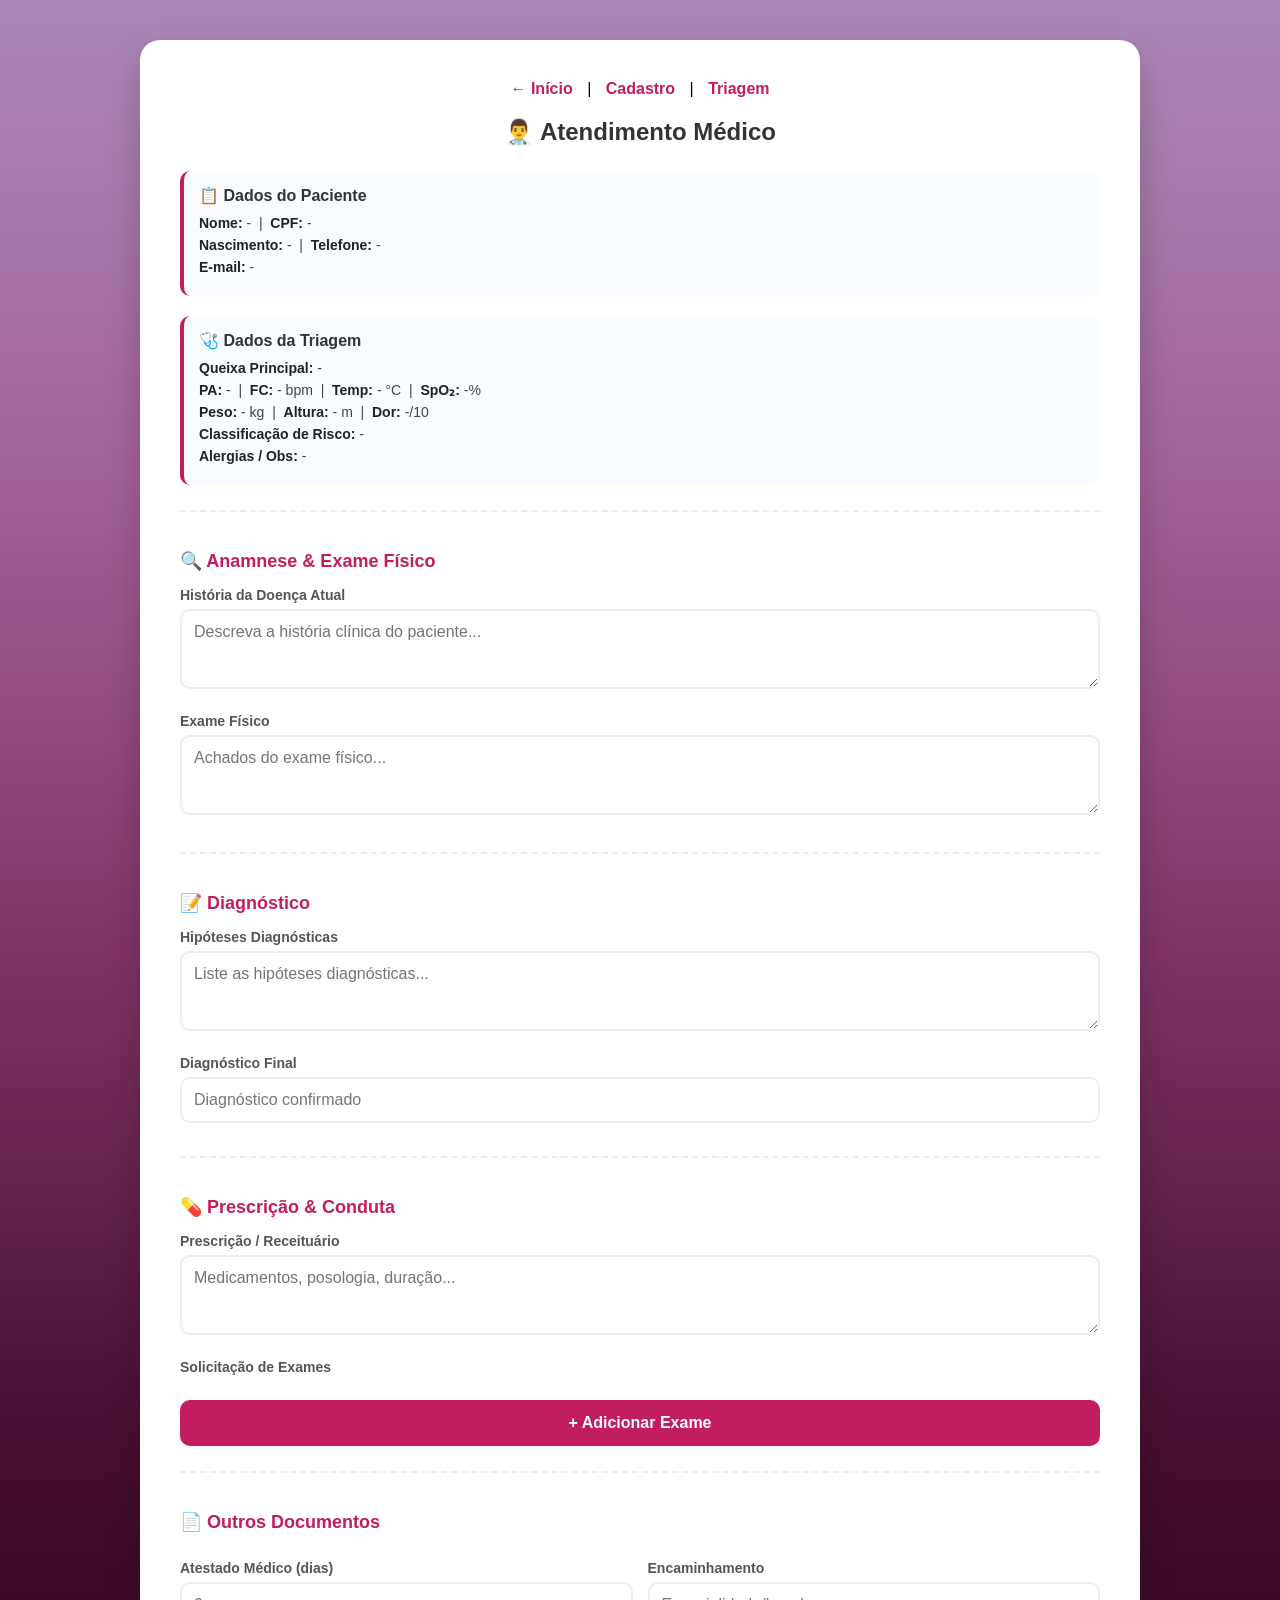
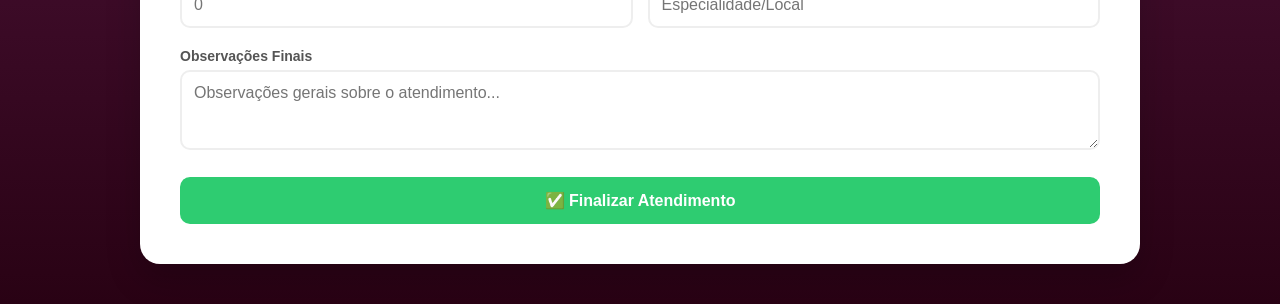
<file: PROJETOS-Desenvolvimento de Sistemas/Sistema de Triagem e Atendimento Medico/atendimento.html>
<!DOCTYPE html>
<html lang="pt-br">
<head>
    <meta charset="UTF-8">
    <meta name="viewport" content="width=device-width, initial-scale=1.0">
    <title>Atendimento Médico - HospRAP</title>
    <link rel="stylesheet" href="atendimento.css">
</head>
<body>
    <div class="container">
        <div class="nav">
            <a href="index.html">← Início</a> | <a href="teste.html">Cadastro</a> | <a href="triagem.html">Triagem</a>
        </div>
        <h2>👨‍⚕️ Atendimento Médico</h2>

        <!-- Dados do Paciente -->
        <div class="card" id="cardPaciente">
            <h3>📋 Dados do Paciente</h3>
            <p><strong>Nome:</strong> <span id="pNome">-</span> &nbsp;|&nbsp; <strong>CPF:</strong> <span id="pCpf">-</span></p>
            <p><strong>Nascimento:</strong> <span id="pData">-</span> &nbsp;|&nbsp; <strong>Telefone:</strong> <span id="pTel">-</span></p>
            <p><strong>E-mail:</strong> <span id="pEmail">-</span></p>
        </div>

        <!-- Dados da Triagem -->
        <div class="card" id="cardTriagem">
            <h3>🩺 Dados da Triagem</h3>
            <p><strong>Queixa Principal:</strong> <span id="tQueixa">-</span></p>
            <p><strong>PA:</strong> <span id="tPa">-</span> &nbsp;|&nbsp; <strong>FC:</strong> <span id="tFc">-</span> bpm &nbsp;|&nbsp; <strong>Temp:</strong> <span id="tTemp">-</span> °C &nbsp;|&nbsp; <strong>SpO₂:</strong> <span id="tSpo2">-</span>%</p>
            <p><strong>Peso:</strong> <span id="tPeso">-</span> kg &nbsp;|&nbsp; <strong>Altura:</strong> <span id="tAltura">-</span> m &nbsp;|&nbsp; <strong>Dor:</strong> <span id="tDor">-</span>/10</p>
            <p><strong>Classificação de Risco:</strong> <span id="tRisco">-</span></p>
            <p><strong>Alergias / Obs:</strong> <span id="tObs">-</span></p>
        </div>

        <form id="formAtendimento" onsubmit="finalizarAtendimento(event)">
            <div class="secao">
                <h3>🔍 Anamnese & Exame Físico</h3>
                <label>História da Doença Atual</label>
                <textarea id="anamnese" placeholder="Descreva a história clínica do paciente..." required></textarea>

                <label>Exame Físico</label>
                <textarea id="exameFisico" placeholder="Achados do exame físico..." required></textarea>
            </div>

            <div class="secao">
                <h3>📝 Diagnóstico</h3>
                <label>Hipóteses Diagnósticas</label>
                <textarea id="hipoteses" placeholder="Liste as hipóteses diagnósticas..." required></textarea>

                <label>Diagnóstico Final</label>
                <input type="text" id="diagnostico" placeholder="Diagnóstico confirmado" required>
            </div>

            <div class="secao">
                <h3>💊 Prescrição & Conduta</h3>
                <label>Prescrição / Receituário</label>
                <textarea id="prescricao" placeholder="Medicamentos, posologia, duração..." required></textarea>

                <label>Solicitação de Exames</label>
                <div id="listaExames"></div>
                <button type="button" onclick="adicionarExame()">+ Adicionar Exame</button>
            </div>

            <div class="secao">
                <h3>📄 Outros Documentos</h3>
                <div class="row">
                    <div class="field">
                        <label>Atestado Médico (dias)</label>
                        <input type="number" id="atestado" placeholder="0" min="0">
                    </div>
                    <div class="field">
                        <label>Encaminhamento</label>
                        <input type="text" id="encaminhamento" placeholder="Especialidade/Local">
                    </div>
                </div>

                <label>Observações Finais</label>
                <textarea id="obsFinais" placeholder="Observações gerais sobre o atendimento..."></textarea>
            </div>

            <button type="submit" class="btn-finalizar" id="btnFinalizar">✅ Finalizar Atendimento</button>
        </form>

        <div id="mensagemSucesso" class="mensagem">
            ✅ Atendimento finalizado com sucesso!
        </div>
    </div>

    <script src="atendimento.js"></script>
</body>
</html>
</file>
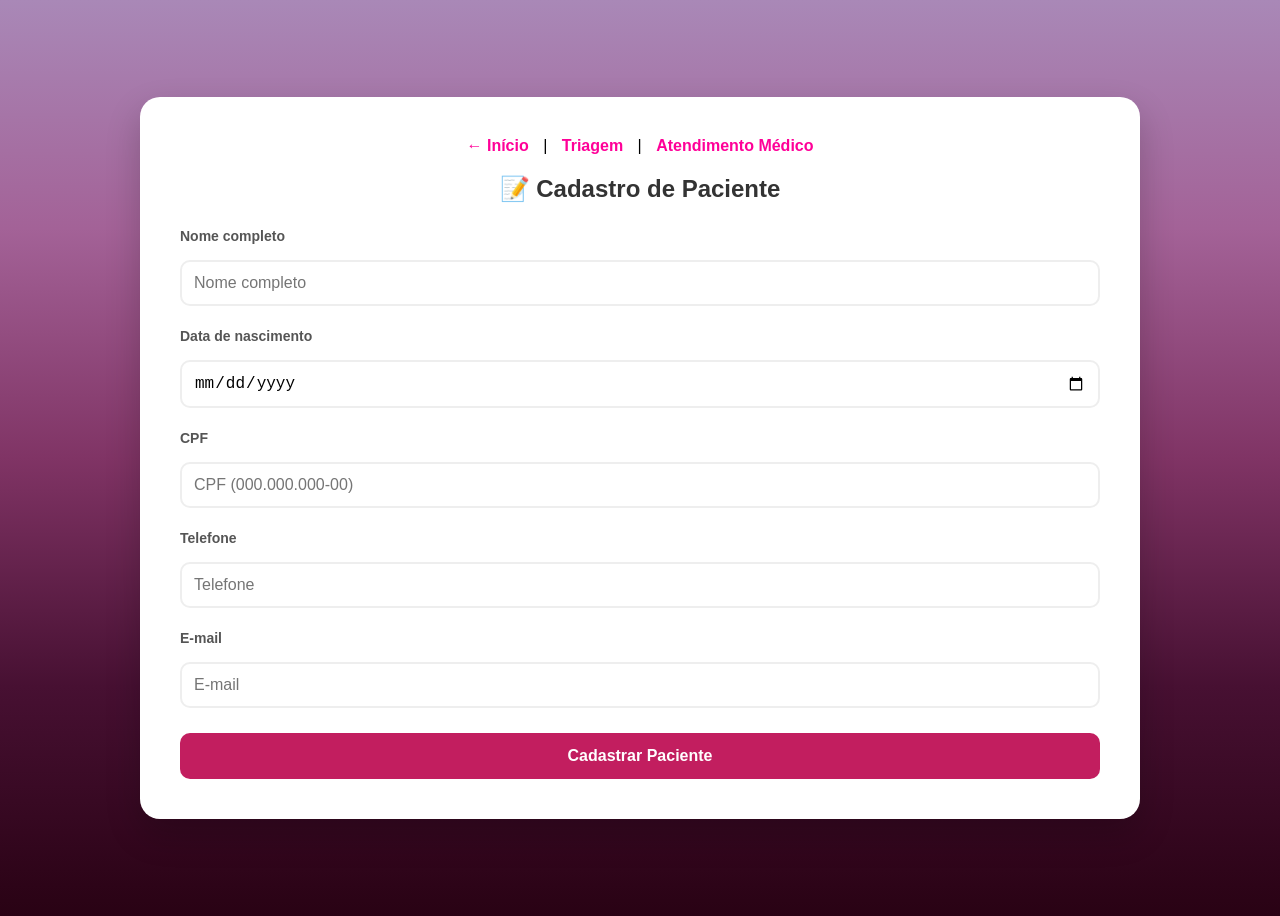
<file: PROJETOS-Desenvolvimento de Sistemas/Sistema de Triagem e Atendimento Medico/teste.html>
<!DOCTYPE html>
<html lang="pt-br">
<head>
    <meta charset="UTF-8">
    <meta name="viewport" content="width=device-width, initial-scale=1.0">
    <title>Cadastro - HospRAP</title>
    <link rel="stylesheet" href="teste.css">
</head>
<body>
    <div class="container">
        <div class="nav">
            <a href="index.html">← Início</a> | <a href="triagem.html">Triagem</a> | <a href="atendimento.html">Atendimento Médico</a>
        </div>

        <!-- TELA DE FORMULÁRIO -->
        <div id="telaCadastro">
            <h2>📝 Cadastro de Paciente</h2>
            <form id="formCadastro">
                <label for="nome">Nome completo</label>
                <input type="text" id="nome" placeholder="Nome completo" required>

                <label for="data">Data de nascimento</label>
                <input type="date" id="data" required>

                <label for="cpf">CPF</label>
                <input type="text" id="cpf" placeholder="CPF (000.000.000-00)" required>

                <label for="tel">Telefone</label>
                <input type="tel" id="tel" placeholder="Telefone" required>

                <label for="email">E-mail</label>
                <input type="email" id="email" placeholder="E-mail" required>

                <button type="submit" id="btnEnviar">Cadastrar Paciente</button>
            </form>
        </div>

        <!-- APENAS A MENSAGEM DE SUCESSO -->
        <div id="mensagemSucesso" class="mensagem">
            ✅ Cadastro realizado com sucesso!
        </div>
    </div>

    <script src="teste.js"></script>
</body>
</html>
</file>
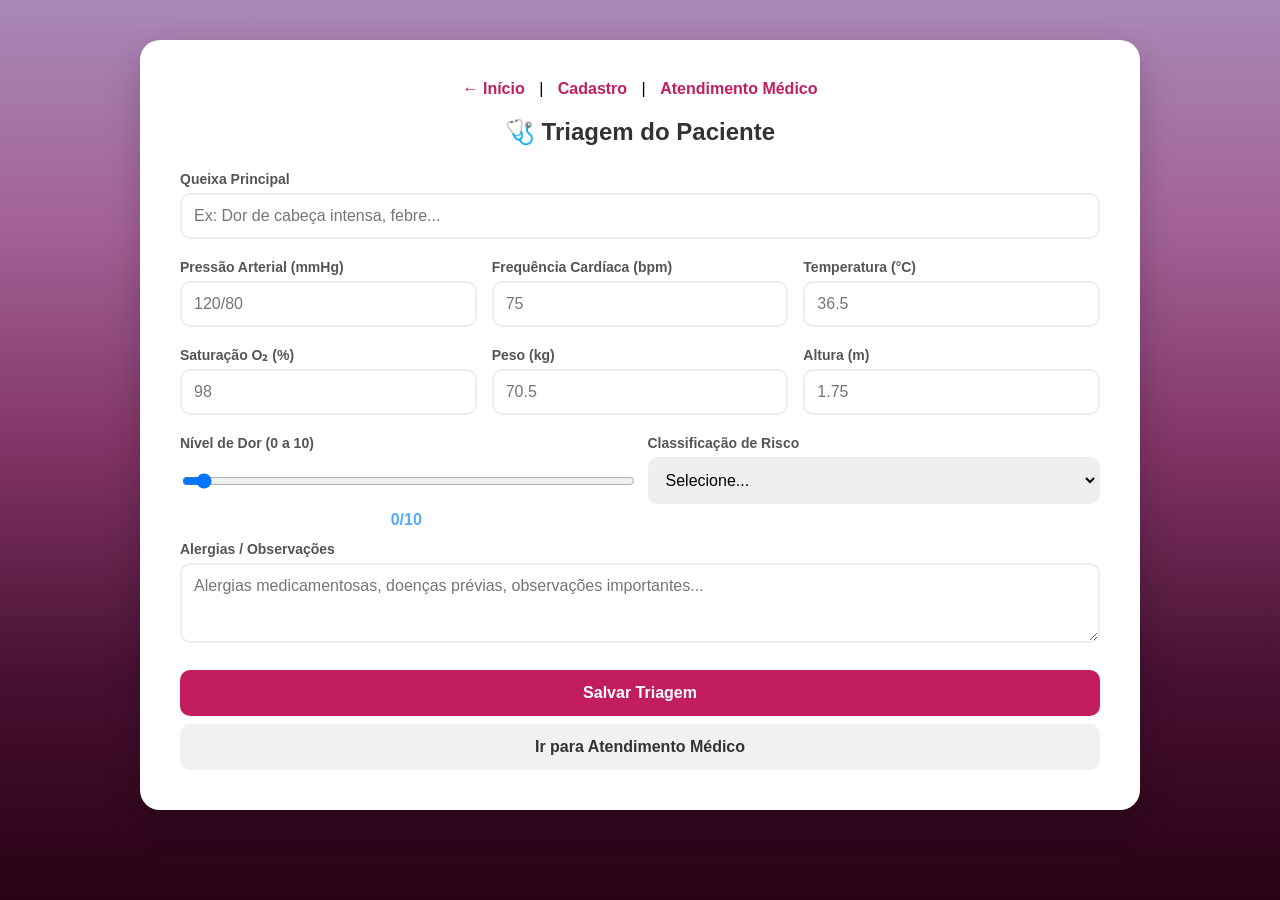
<file: PROJETOS-Desenvolvimento de Sistemas/Sistema de Triagem e Atendimento Medico/triagem.html>
<!DOCTYPE html>
<html lang="pt-br">
<head>
    <meta charset="UTF-8">
    <meta name="viewport" content="width=device-width, initial-scale=1.0">
    <title>Triagem - HospRAP</title>
    <link rel="stylesheet" href="triagem.css">
</head>
<body>
    <div class="container">
        <div class="nav">
            <a href="index.html">← Início</a> | <a href="teste.html">Cadastro</a> | <a href="atendimento.html">Atendimento Médico</a>
        </div>
        <h2>🩺 Triagem do Paciente</h2>

        <div class="dados-paciente" id="dadosPaciente">
            <p><strong>Paciente:</strong> <span id="pNome">-</span></p>
            <p><strong>CPF:</strong> <span id="pCpf">-</span> &nbsp;|&nbsp; <strong>Nascimento:</strong> <span id="pData">-</span></p>
            <p><strong>Telefone:</strong> <span id="pTel">-</span> &nbsp;|&nbsp; <strong>E-mail:</strong> <span id="pEmail">-</span></p>
        </div>

        <form id="formTriagem" onsubmit="enviarTriagem(event)">
            <label>Queixa Principal</label>
            <input type="text" id="queixa" placeholder="Ex: Dor de cabeça intensa, febre..." required>

            <div class="row">
                <div class="field">
                    <label>Pressão Arterial (mmHg)</label>
                    <input type="text" id="pa" placeholder="120/80" required>
                </div>
                <div class="field">
                    <label>Frequência Cardíaca (bpm)</label>
                    <input type="number" id="fc" placeholder="75" required>
                </div>
                <div class="field">
                    <label>Temperatura (°C)</label>
                    <input type="number" step="0.1" id="temp" placeholder="36.5" required>
                </div>
            </div>

            <div class="row">
                <div class="field">
                    <label>Saturação O₂ (%)</label>
                    <input type="number" id="spo2" placeholder="98" required>
                </div>
                <div class="field">
                    <label>Peso (kg)</label>
                    <input type="number" step="0.1" id="peso" placeholder="70.5" required>
                </div>
                <div class="field">
                    <label>Altura (m)</label>
                    <input type="number" step="0.01" id="altura" placeholder="1.75" required>
                </div>
            </div>

            <div class="row">
                <div class="field">
                    <label>Nível de Dor (0 a 10)</label>
                    <input type="range" id="dor" min="0" max="10" value="0" oninput="document.getElementById('dorValor').innerText = this.value">
                    <div style="text-align:center; color:#4facfe; font-weight:bold;"><span id="dorValor">0</span>/10</div>
                </div>
                <div class="field">
                    <label>Classificação de Risco</label>
                    <select id="risco" required>
                        <option value="">Selecione...</option>
                        <option value="Emergência">🔴 Emergência</option>
                        <option value="Muito Urgente">🟠 Muito Urgente</option>
                        <option value="Urgente">🟡 Urgente</option>
                        <option value="Pouco Urgente">🟢 Pouco Urgente</option>
                        <option value="Não Urgente">🔵 Não Urgente</option>
                    </select>
                </div>
            </div>

            <label>Alergias / Observações</label>
            <textarea id="obs" placeholder="Alergias medicamentosas, doenças prévias, observações importantes..."></textarea>

            <button type="submit" id="btnEnviar">Salvar Triagem</button>
            <button type="button" class="secondary" onclick="window.location.href='atendimento.html'">Ir para Atendimento Médico</button>
        </form>

        <div id="mensagemSucesso" class="mensagem">
            ✅ Triagem registrada com sucesso!
        </div>
    </div>

    <script src="triagem.js"></script>
</body>
</html>
</file>
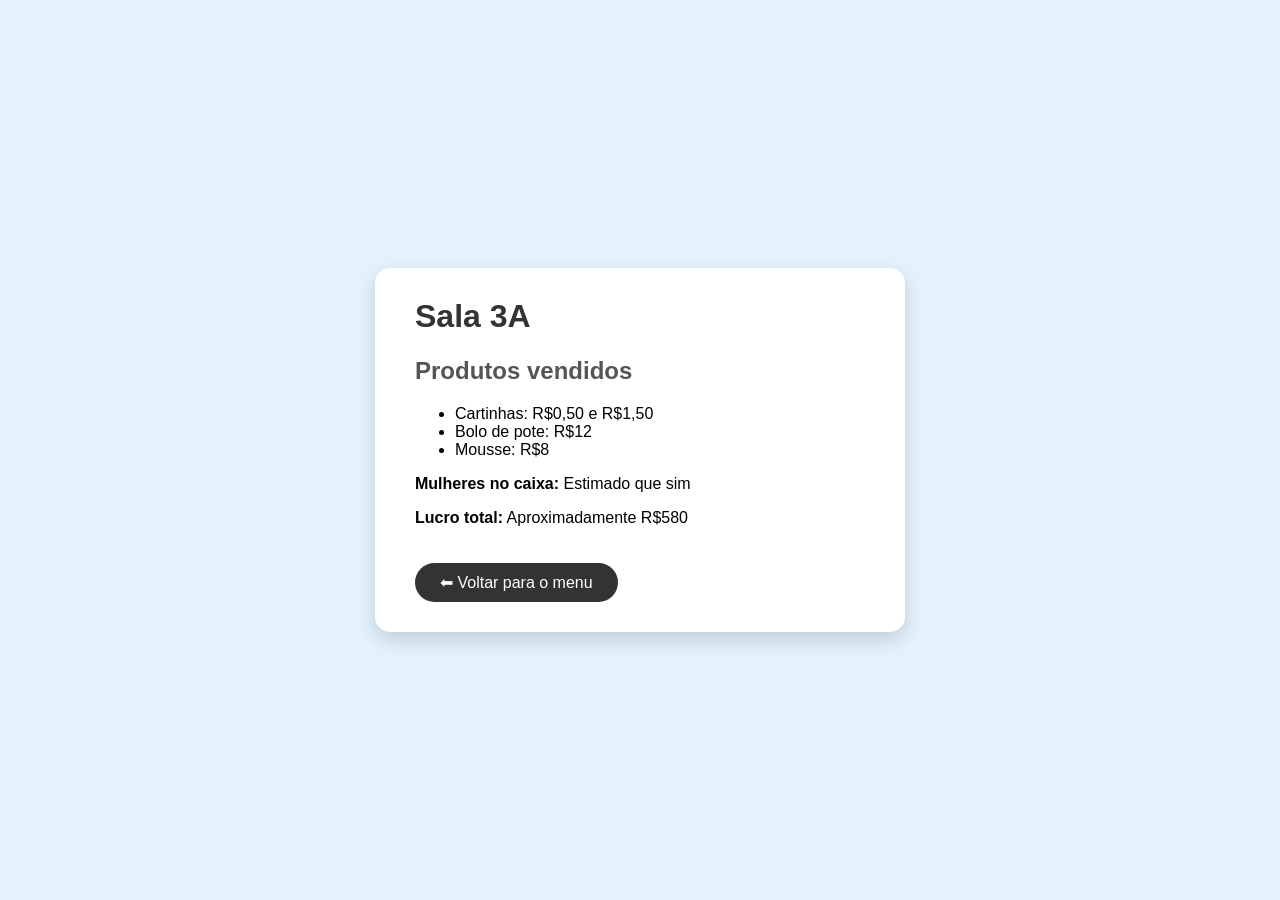
<file: PROJETOS-Desenvolvimento de Sistemas/Telas-De-Vnedas/3a.html>
<!DOCTYPE html>
<html lang="pt-BR">
<head>
  <meta charset="UTF-8">
  <title>Sala 3A</title>
  <link rel="stylesheet" href="3a.css">
</head>
<body>
  <div class="card">
    <h1>Sala 3A</h1>

    <h2>Produtos vendidos</h2>
    <ul>
      <li>Cartinhas: R$0,50 e R$1,50</li><li>Bolo de pote: R$12</li><li>Mousse: R$8</li>
    </ul>

    <p><strong>Mulheres no caixa:</strong> Estimado que sim</p>
    <p><strong>Lucro total:</strong> Aproximadamente R$580</p>

    <a href="escolha das salas.html">⬅ Voltar para o menu</a>
  </div>
</body>
</html>
</file>
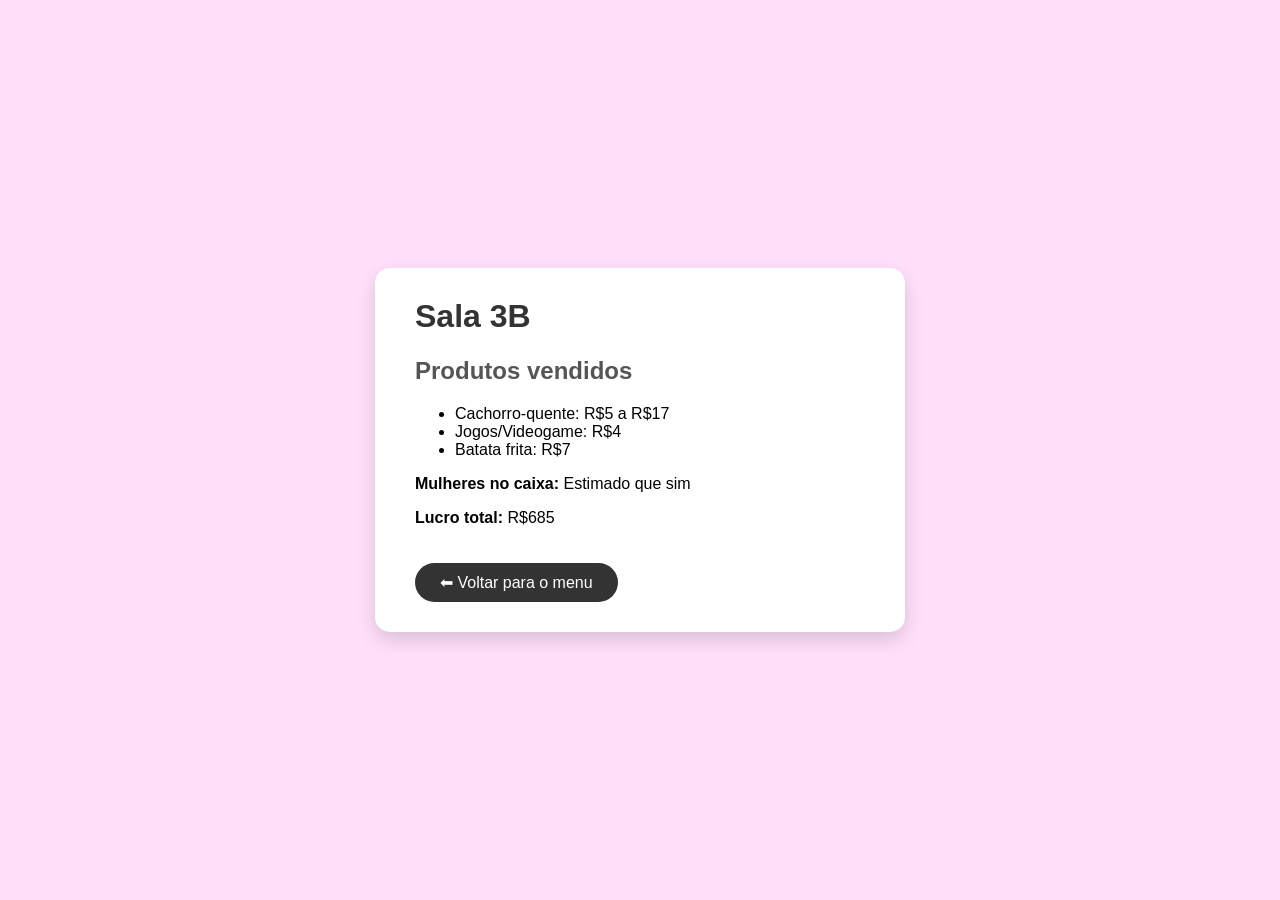
<file: PROJETOS-Desenvolvimento de Sistemas/Telas-De-Vnedas/3B.html>
<!DOCTYPE html>
<html lang="pt-BR">
<head>
  <meta charset="UTF-8">
  <title>Sala 3B</title>
  <link rel="stylesheet" href="3b.css">
</head>
<body>
  <div class="card">
    <h1>Sala 3B</h1>

    <h2>Produtos vendidos</h2>
    <ul>
      <li>Cachorro-quente: R$5 a R$17</li><li>Jogos/Videogame: R$4</li><li>Batata frita: R$7</li>
    </ul>

    <p><strong>Mulheres no caixa:</strong> Estimado que sim</p>
    <p><strong>Lucro total:</strong> R$685</p>

    <a href="escolha das salas.html">⬅ Voltar para o menu</a>
  </div>
</body>
</html>
</file>
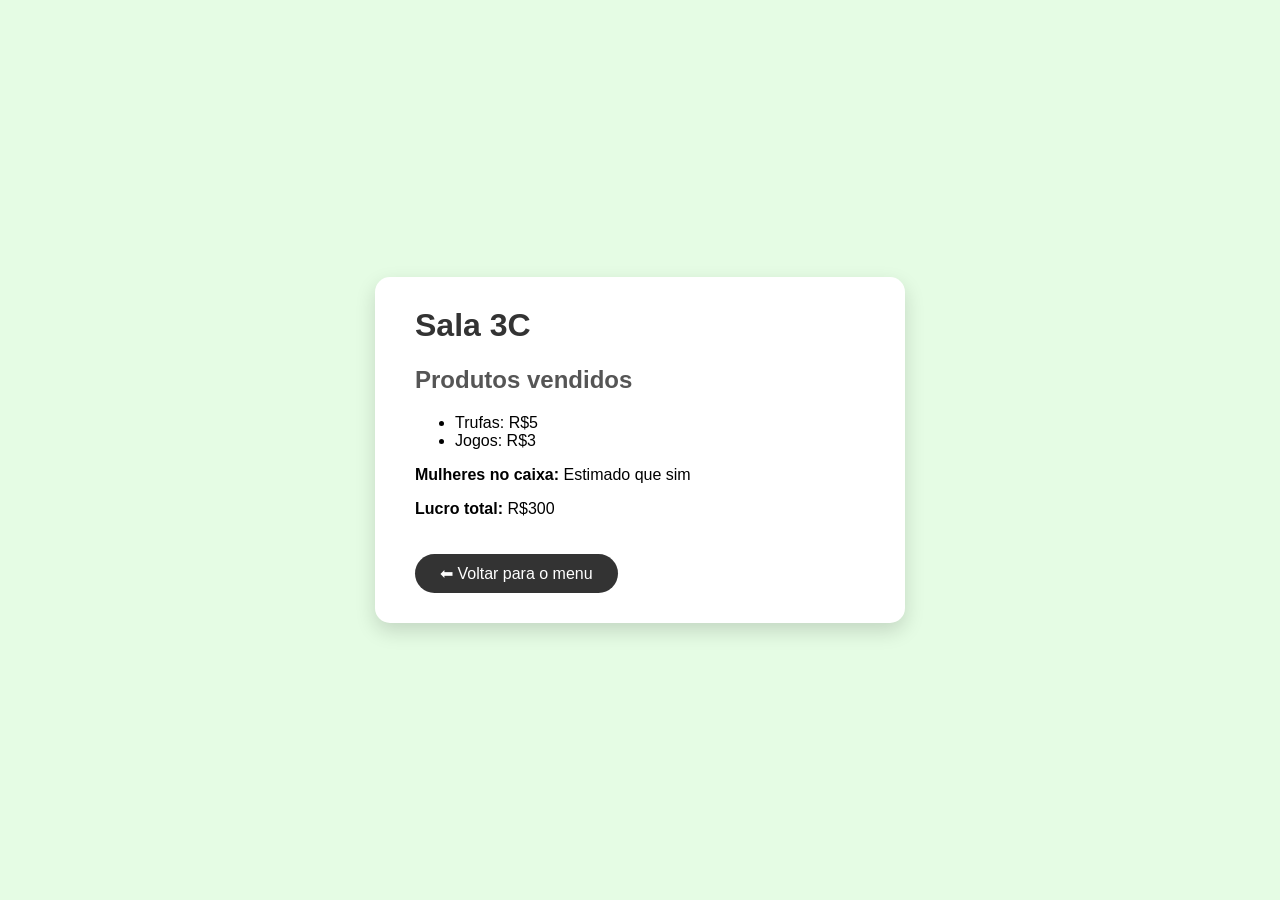
<file: PROJETOS-Desenvolvimento de Sistemas/Telas-De-Vnedas/3C.html>
<!DOCTYPE html>
<html lang="pt-BR">
<head>
  <meta charset="UTF-8">
  <title>Sala 3C</title>
  <link rel="stylesheet" href="3c.css">
</head>
<body>
  <div class="card">
    <h1>Sala 3C</h1>

    <h2>Produtos vendidos</h2>
    <ul>
      <li>Trufas: R$5</li>
      <li>Jogos: R$3</li>
    </ul>

    <p><strong>Mulheres no caixa:</strong> Estimado que sim</p>
    <p><strong>Lucro total:</strong> R$300</p>

    <a href="escolha das salas.html">⬅ Voltar para o menu</a>
  </div>
</body>
</html>
</file>
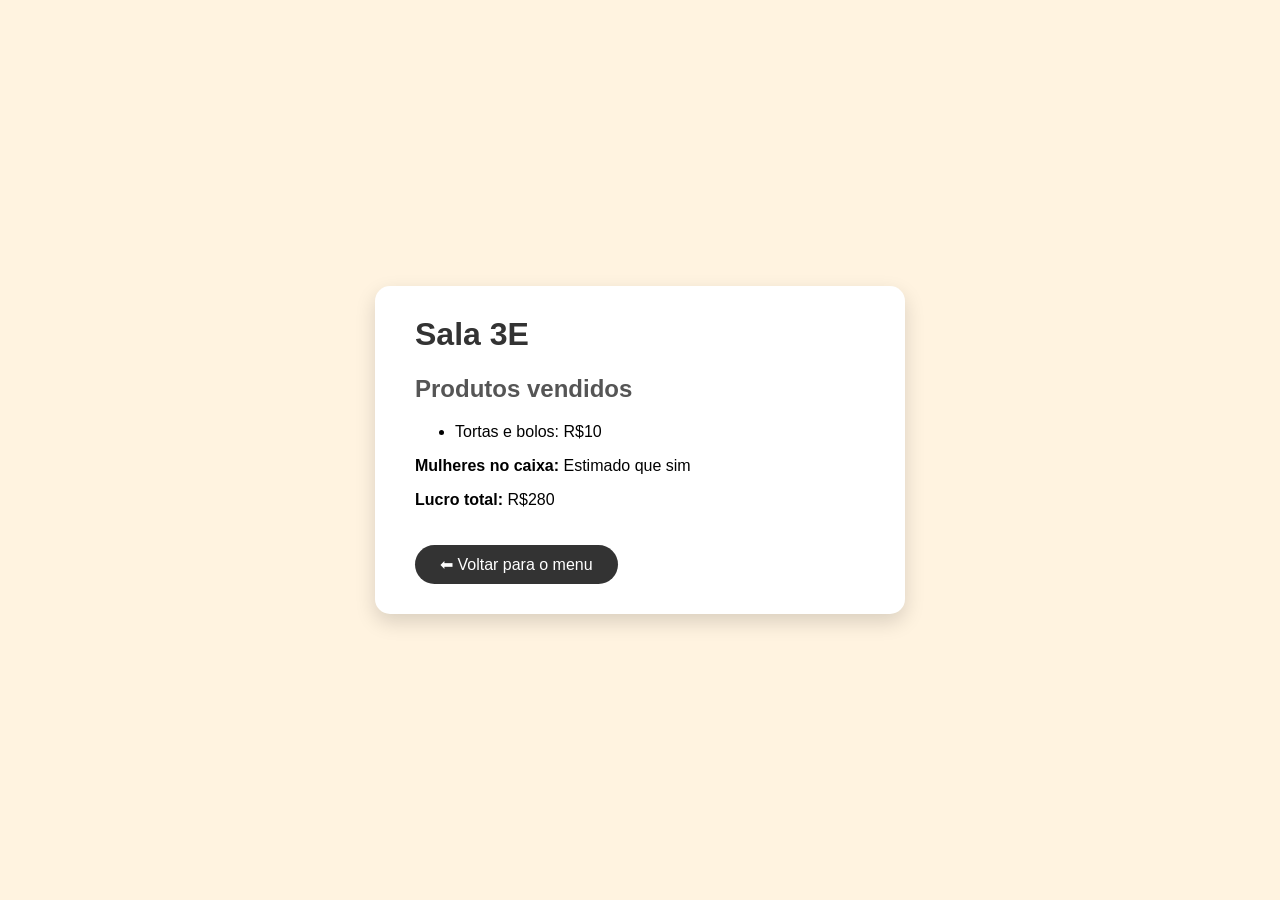
<file: PROJETOS-Desenvolvimento de Sistemas/Telas-De-Vnedas/3E.html>
<!DOCTYPE html>
<html lang="pt-BR">
<head>
  <meta charset="UTF-8">
  <title>Sala 3E</title>
  <link rel="stylesheet" href="3e.css">
</head>
<body>
  <div class="card">
    <h1>Sala 3E</h1>

    <h2>Produtos vendidos</h2>
    <ul>
      <li>Tortas e bolos: R$10</li>
    </ul>

    <p><strong>Mulheres no caixa:</strong> Estimado que sim</p>
    <p><strong>Lucro total:</strong> R$280</p>

    <a href="escolha das salas.html">⬅ Voltar para o menu</a>
  </div>
</body>
</html>
</file>
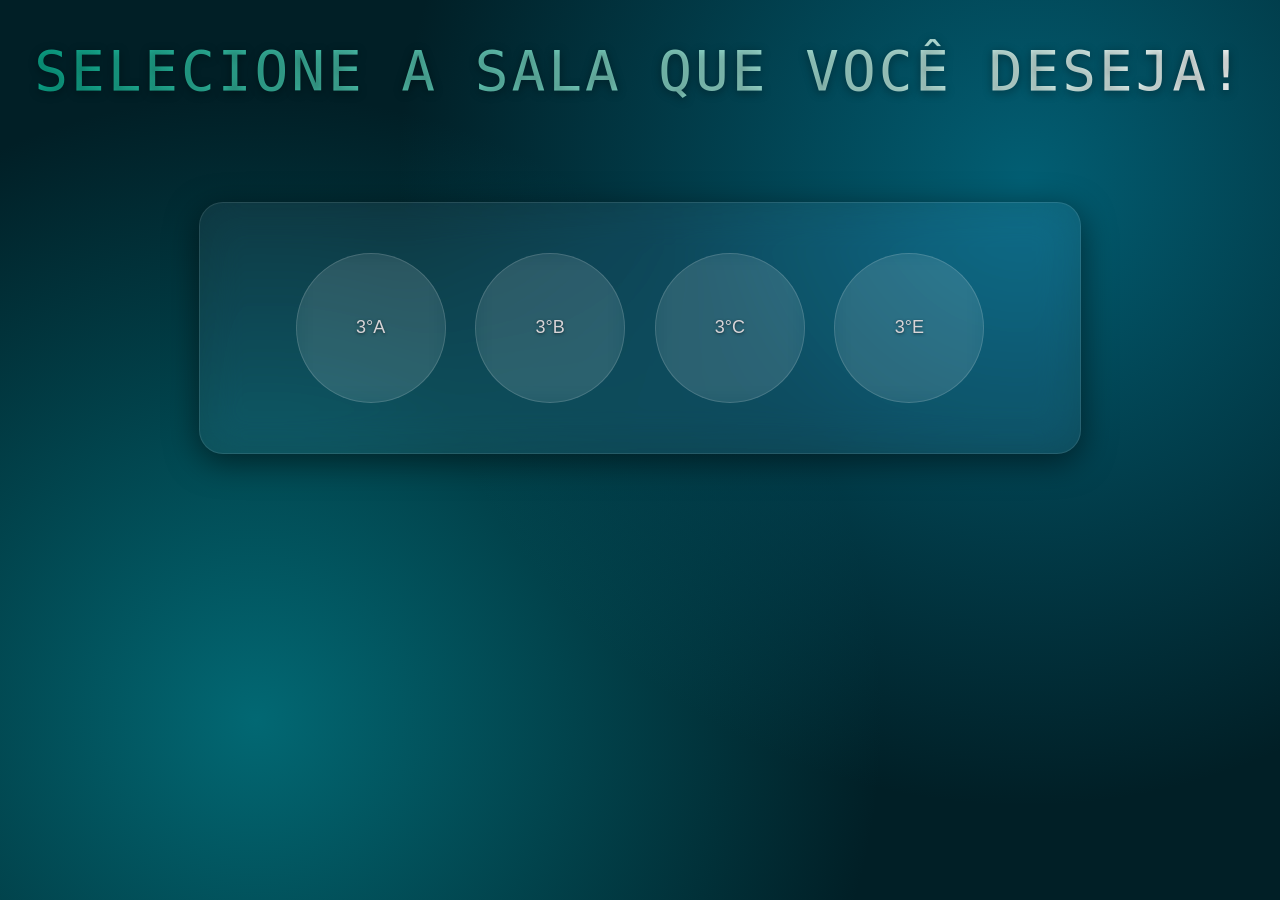
<file: PROJETOS-Desenvolvimento de Sistemas/Telas-De-Vnedas/escolha das salas.html>
</html><!DOCTYPE html>
<html lang="pt-br">
<head>
    <meta charset="UTF-8">
    <meta name="viewport" content="width=device-width, initial-scale=1.0">
    <link rel="stylesheet" href="escolha das salas.css">
    <title>Salas</title>
</head>
<body>
    <header class="meu-cabecalho">
        

    </header>
    <h1 id="titulo">Selecione a sala que você deseja!</h1>
<div class="box-botoes">
    <a href="3a.html"><button class="botao a" onclick="clicou('3a')">3°A</button></a>
    <a href="3B.html"><button class="botao b" onclick="clicou('3b')">3°B</button></a>
    <a href="3c.html"><button class="botao c" onclick="clicou('3c')">3°C</button></a>
    <a href="3e.html"><button class="botao e" onclick="clicou('3e')">3°E</button></a>
</div>
</file>
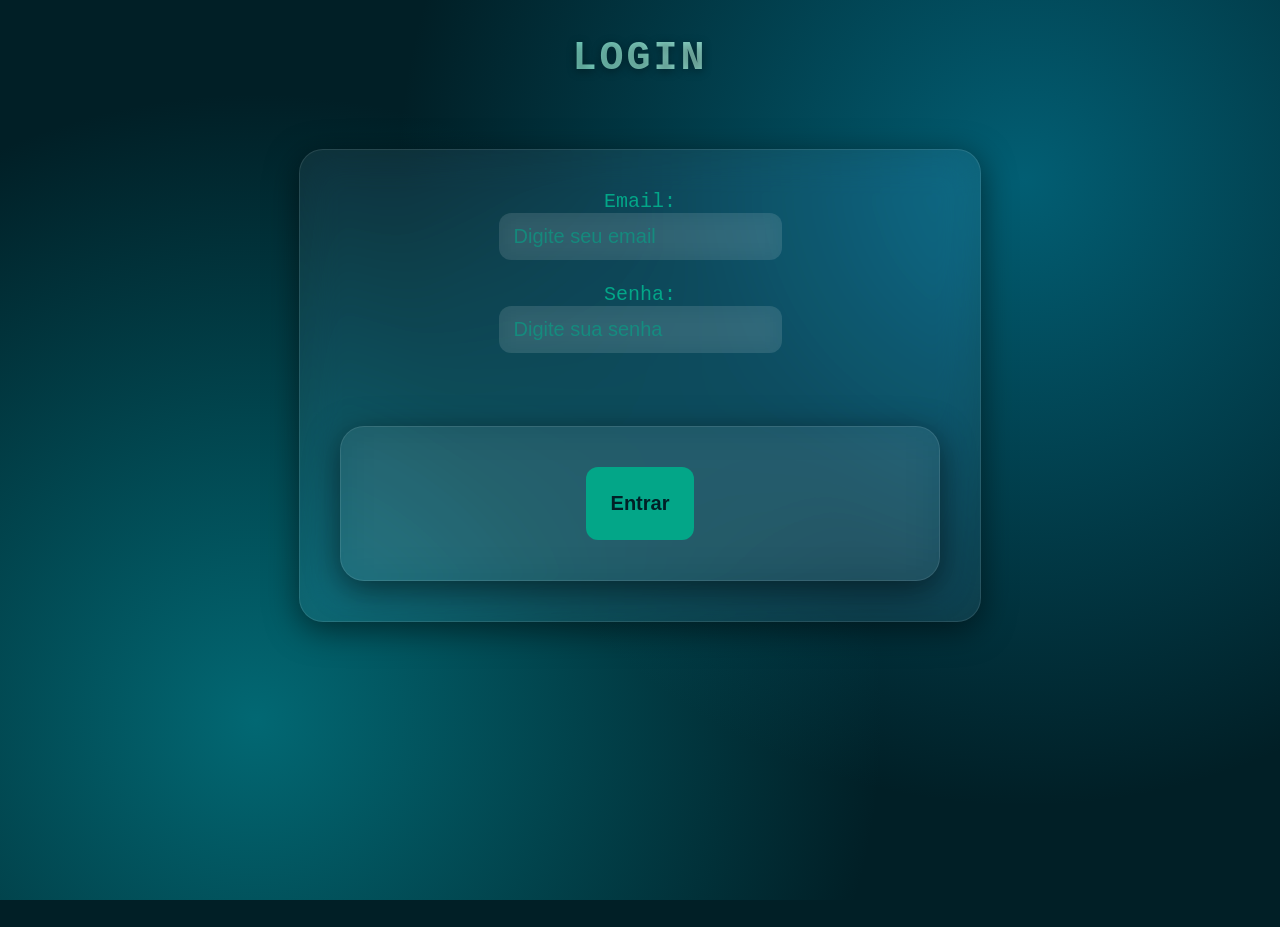
<file: PROJETOS-Desenvolvimento de Sistemas/Telas-De-Vnedas/login.html>
<!DOCTYPE html>
<html lang="pt-br">
<head>
    <meta charset="UTF-8">
    <title>Login</title>
    <link rel="stylesheet" href="login.css">
</head>
<body>
    
    
    <h1>Login</h1><br>

<div class="requisitos">

    <form action="escolha das salas.html" method="get">
        <label>Email:</label><br>
        <input type="email" name="email" class=" emaill"required placeholder="Digite seu email"><br><br>

        <label>Senha:</label><br>
        <input type="password" name="password" required placeholder="Digite sua senha"><br><br>
        <div class="requisitos">
            
        
        
        <button type="submit">Entrar</button>
    </div>
    </form>

</body>
</html>
</file>
<file: PROJETOS-Desenvolvimento de Sistemas/Sistema de Triagem e Atendimento Medico/atendimento.css>
* { box-sizing: border-box; }
body {
    margin: 0;
    padding: 0;
    font-family: 'Segoe UI', Tahoma, Geneva, Verdana, sans-serif;
    background: linear-gradient(to bottom,#a988b7,#a36297,#803465,#471032, #290214);
    min-height: 100vh;
    display: flex;
    justify-content: center;
    align-items: flex-start;
    padding: 40px 20px;
}
.container {
    background: #ffffff;
    padding: 40px;
    border-radius: 20px;
    width: 100%;
    max-width: 1000px;
    box-shadow: 0 15px 35px rgba(0,0,0,0.2);
}
h2 { color: #333; margin-bottom: 25px; text-align: center; }
.nav { text-align: center; margin-bottom: 20px; }
.nav a {
    color:#c21e5f;
    text-decoration: none;
    font-weight: bold;
    margin: 0 10px;
}
.nav a:hover { text-decoration: underline; }
label {
    display: block;
    margin: 12px 0 6px;
    color: #555;
    font-weight: 600;
    font-size: 14px;
}
input, select, textarea {
    width: 100%;
    padding: 12px;
    margin-bottom: 8px;
    border: 2px solid #eee;
    border-radius: 10px;
    outline: none;
    font-size: 16px;
    font-family: inherit;
}
input:focus, select:focus, textarea:focus { border-color: #c21e5f; }
textarea { resize: vertical; min-height: 80px; }
.row {
    display: flex;
    gap: 15px;
    flex-wrap: wrap;
}
.row .field { flex: 1; min-width: 200px; }
.row .field input, .row .field select, .row .field textarea { width: 100%; }
button {
    width: 100%;
    padding: 14px;
    background: #c21e5f;
    border: none;
    color: white;
    font-size: 16px;
    font-weight: bold;
    border-radius: 10px;
    cursor: pointer;
    margin-top: 15px;
    transition: all 0.3s ease;
}
button:hover { background: #c21e5f; transform: translateY(-2px); }
.btn-finalizar { background: #2ecc71; }
.btn-finalizar:hover { background: #27ae60; }
.mensagem {
    display: none;
    padding: 20px;
    background: #e7f9ee;
    color: #1f7a43;
    border-radius: 10px;
    font-weight: bold;
    font-size: 18px;
    text-align: center;
    margin-top: 15px;
}
.card {
    background: #f8fbff;
    border-left: 4px solid #c21e5f;
    padding: 15px;
    border-radius: 10px;
    margin-bottom: 20px;
}
.card h3 { margin: 0 0 10px 0; color: #333; font-size: 16px; }
.card p { margin: 6px 0; color: #444; font-size: 14px; }
.card strong { color: #222; }
.secao {
    margin-top: 25px;
    padding-top: 20px;
    border-top: 2px dashed #eee;
}
.secao h3 {
    color: #c21e5f;
    margin-bottom: 15px;
    font-size: 18px;
}
.exame-item {
    display: flex;
    gap: 10px;
    align-items: center;
    margin-bottom: 8px;
}
.exame-item input { flex: 1; margin-bottom: 0; }
.exame-item button {
    width: auto;
    padding: 10px 14px;
    margin-top: 0;
    background: #e74c3c;
    font-size: 14px;
}
.exame-item button:hover { background: #c0392b; }
#listaExames { margin-bottom: 10px; }
</file>
<file: PROJETOS-Desenvolvimento de Sistemas/Sistema de Triagem e Atendimento Medico/teste.css>
* { box-sizing: border-box; }
body {
    padding: 20px;
    margin: 10;
   
    font-family: 'Segoe UI', Tahoma, Geneva, Verdana, sans-serif;
    background: linear-gradient(to bottom,#a988b7,#a36297,#803465,#471032, #290214);
    height: 100vh;
    display: flex;
    justify-content: center;
    align-items: center;
}
.container {
    background: #ffffff;
    padding: 40px;
    border-radius: 20px;

    width: 100%;
    max-width: 1000px;
    box-shadow: 0 15px 35px rgba(0,0,0,0.2);
    text-align: center;
}
.nav { text-align: center; margin-bottom: 20px; }
.nav a {
    color: #ff0098;
    text-decoration: none;
    font-weight: bold;
    margin: 0 10px;
}
.nav a:hover { text-decoration: underline; }
h2 { color: #333; margin-bottom: 25px; }
label {
    display: block;
    text-align: left;
    margin: 12px 0 6px;
    color: #555;
    font-weight: 600;
    font-size: 14px;
}
input {
    width: 100%;
    padding: 12px;
    margin: 10px 0;
    border: 2px solid #eee;
    border-radius: 10px;
    outline: none;
    font-size: 16px;
}
input:focus { border-color:#c21e5f; }
button {
    width: 100%;
    padding: 14px;
    background: #c21e5f;
    border: none;
    color: white;
    font-size: 16px;
    font-weight: bold;
    border-radius: 10px;
    cursor: pointer;
    margin-top: 15px;
    transition: all 0.3s ease;
}
button:hover { background:#c21e5f; transform: translateY(-2px); }
.mensagem {
    display: none;
    padding: 20px;
    background: #e7f9ee;
    color:  #965cae;
    border-radius: 10px;
    font-weight: bold;
    font-size: 18px;
}
</file>
<file: PROJETOS-Desenvolvimento de Sistemas/Sistema de Triagem e Atendimento Medico/triagem.css>
* { box-sizing: border-box; }
body {
    margin: 0;
    padding: 0;
    font-family: 'Segoe UI', Tahoma, Geneva, Verdana, sans-serif;
    background: linear-gradient(to bottom,#a988b7,#a36297,#803465,#471032, #290214);
    min-height: 100vh;
    display: flex;
    justify-content: center;
    align-items: flex-start;
    padding: 40px 20px;
}
.container {
   
    background: #ffffff;
    padding: 40px;
    border-radius: 20px;
    width: 100%;
    max-width: 1000px;
    box-shadow: 0 15px 35px rgba(0,0,0,0.2);
}
h2 { color: #333; margin-bottom: 25px; text-align: center; }
.nav { text-align: center; margin-bottom: 20px; }
.nav a {
    color: #c21e5f;
    text-decoration: none;
    font-weight: bold;
    margin: 0 10px;
}
.nav a:hover { text-decoration: underline; }
label {
    display: block;
    margin: 12px 0 6px;
    color: #555;
    font-weight: 600;
    font-size: 14px;
}
input, select, textarea {
    width: 100%;
    padding: 12px;
    margin-bottom: 8px;
    border: 2px solid #eee;
    border-radius: 10px;
    outline: none;
    font-size: 16px;
    font-family: inherit;
}
input:focus, select:focus, textarea:focus { border-color: #c21e5f; }
textarea { resize: vertical; min-height: 80px; }
.row {
    display: flex;
    gap: 15px;
    flex-wrap: wrap;
}
.row .field { flex: 1; min-width: 140px; }
.row .field input, .row .field select { width: 100%; }
button {
    width: 100%;
    padding: 14px;
    background: #c21e5f;
    border: none;
    color: white;
    font-size: 16px;
    font-weight: bold;
    border-radius: 10px;
    cursor: pointer;
    margin-top: 15px;
    transition: all 0.3s ease;
}
button:hover { background: #c21e5f; transform: translateY(-2px); }
button.secondary {
    background: #f1f1f1;
    color: #333;
    margin-top: 8px;
}
button.secondary:hover { background: #e1e1e1; }
.mensagem {
    display: none;
    padding: 20px;
    background: #e7f9ee;
    color: #1f7a43;
    border-radius: 10px;
    font-weight: bold;
    font-size: 18px;
    text-align: center;
    margin-top: 15px;
}
.dados-paciente {
    background: #f8fbff;
    border-left: 4px solid #c21e5f;
    padding: 15px;
    border-radius: 10px;
    margin-bottom: 20px;
    display: none;
}
.dados-paciente p { margin: 6px 0; color: #444; }
.dados-paciente strong { color: #222; }
</file>
<file: PROJETOS-Desenvolvimento de Sistemas/Telas-De-Vnedas/3a.css>
body {
    margin: 0;
    font-family: Arial, sans-serif;
    background-color: #e3f2fd;
    display: flex;
    justify-content: center;
    align-items: center;
    height: 100vh;
  }
  
  .card {
    background-color: white;
    padding: 30px 40px;
    border-radius: 15px;
    width: 90%;
    max-width: 450px;
    box-shadow: 0 8px 20px rgba(0,0,0,0.15);
  }
  
  h1 {
    margin-top: 0;
    color: #333;
  }
  
  h2 {
    color: #555;
  }
  
  ul {
    text-align: left;
  }
  
  a {
    display: inline-block;
    margin-top: 20px;
    text-decoration: none;
    background-color: #333;
    color: white;
    padding: 10px 25px;
    border-radius: 25px;
  }
  
  a:hover {
    background-color: #000;
  }
</file>
<file: PROJETOS-Desenvolvimento de Sistemas/Telas-De-Vnedas/3b.css>
body {
    margin: 0;
    font-family: Arial, sans-serif;
    background-color: #ffe0fa;
    display: flex;
    justify-content: center;
    align-items: center;
    height: 100vh;
  }
  
  .card {
    background-color: white;
    padding: 30px 40px;
    border-radius: 15px;
    width: 90%;
    max-width: 450px;
    box-shadow: 0 8px 20px rgba(0,0,0,0.15);
  }
  
  h1 {
    margin-top: 0;
    color: #333;
  }
  
  h2 {
    color: #555;
  }
  
  ul {
    text-align: left;
  }
  
  a {
    display: inline-block;
    margin-top: 20px;
    text-decoration: none;
    background-color: #333;
    color: white;
    padding: 10px 25px;
    border-radius: 25px;
  }
  
  a:hover {
    background-color: #000;
  }
</file>
<file: PROJETOS-Desenvolvimento de Sistemas/Telas-De-Vnedas/3c.css>
body {
    margin: 0;
    font-family: Arial, sans-serif;
    background-color: #e5fce4;
    display: flex;
    justify-content: center;
    align-items: center;
    height: 100vh;
  }
  
  .card {
    background-color: white;
    padding: 30px 40px;
    border-radius: 15px;
    width: 90%;
    max-width: 450px;
    box-shadow: 0 8px 20px rgba(0,0,0,0.15);
  }
  
  h1 {
    margin-top: 0;
    color: #333;
  }
  
  h2 {
    color: #555;
  }
  
  ul {
    text-align: left;
  }
  
  a {
    display: inline-block;
    margin-top: 20px;
    text-decoration: none;
    background-color: #333;
    color: white;
    padding: 10px 25px;
    border-radius: 25px;
  }
  
  a:hover {
    background-color: #000;
  }
 

  
  a:hover {
    background-color: #000;
  }
</file>
<file: PROJETOS-Desenvolvimento de Sistemas/Telas-De-Vnedas/3e.css>
body {
    margin: 0;
    font-family: Arial, sans-serif;
    background-color: #fff3e0;
    display: flex;
    justify-content: center;
    align-items: center;
    height: 100vh;
  }
 
  
  .card {
    background-color: white;
    padding: 30px 40px;
    border-radius: 15px;
    width: 90%;
    max-width: 450px;
    box-shadow: 0 8px 20px rgba(0,0,0,0.15);
  }
  
  h1 {
    margin-top: 0;
    color: #333;
  }
  
  h2 {
    color: #555;
  }
  
  ul {
    text-align: left;
  }
  
  a {
    display: inline-block;
    margin-top: 20px;
    text-decoration: none;
    background-color: #333;
    color: white;
    padding: 10px 25px;
    border-radius: 25px;
  }
  
  a:hover {
    background-color: #000;
  }
</file>
<file: PROJETOS-Desenvolvimento de Sistemas/Telas-De-Vnedas/escolha das salas.css>
body {
    font-family:Andale Mono, monospace;
    background-color:#011F26;
    background-image: 
        radial-gradient(circle at 80% 20%, #025E73, transparent 50%),
        radial-gradient(circle at 20% 80%, #026873, transparent 50%);
    background-attachment: fixed;
    min-height: 100vh;
    margin: 0;
    padding: 0;
    text-align: center;
    color: #03A688;
}

 h1 {
       
        font-size: 56px;
        font-weight: 10;
        color: #ffffff;
        text-align: center;
        text-transform: uppercase;
        margin-bottom: 20px;
        padding-top: 40px;
        line-height: 1.1;
        letter-spacing: 3px; 
        text-shadow: 0 2px 10px rgba(0, 0, 0, 0.4);
        background: linear-gradient(90deg, #03A688 0%, #ffffff 100%);
    -webkit-background-clip: text;
        -webkit-text-fill-color: transparent;
    }
   


.box-botoes {
    background: rgba(255, 255, 255, 0.05);
    backdrop-filter: blur(20px) saturate(150%);
    -webkit-backdrop-filter: blur(20px) saturate(150%);
    border: 1px solid rgba(255, 255, 255, 0.1);
    border-radius: 24px;
    padding: 40px;
    margin: 100px auto 0 auto;
    max-width: 800px;
    box-shadow: 0 8px 32px rgba(0, 0, 0, 0.5);
}


.botao {
    width: 150px;
    height: 150px;
    border-radius: 50%;
    border: 1px solid rgba(255, 255, 255, 0.15);
    font-size: 18px;
    font-weight: 500;
    font-family: 'Inter', sans-serif;
    color: #D8D4D7;
    cursor: pointer;
    margin: 10px;
    background: rgba(255, 255, 255, 0.08);
    backdrop-filter: blur(10px);
    text-shadow: 0 1px 3px rgba(0,0,0,0.5);
    background-size: cover;
    background-position: center;
    transition: all 0.4s cubic-bezier(0.175, 0.885, 0.32, 1.275);
}

.botao:hover {
    transform: scale(1.08) translateY(-5px); 
    background: #F2668B; 
    border-color: #03A688;
    color: #f8fffe;
    box-shadow: 0 15px 30px -5px #03A688; 
    filter: brightness(1.1);
}


.box-botoes:hover .botao {
    opacity: 0.5;
}

.box-botoes .botao:hover {
    opacity: 1;
}


.a:hover { background-image: url('CHIN123/primeira.png'); }
.b:hover { background-image: url('CHIN123/segunda.png'); }
.c:hover { background-image: url('CHIN123/terceira.png'); }
.e:hover { background-image: url('CHIN123/quarta.png'); }
</file>
<file: PROJETOS-Desenvolvimento de Sistemas/Telas-De-Vnedas/login.css>
body {

    font-family:Andale Mono, monospace;
    background-color:#011F26;
    background-image: 
        radial-gradient(circle at 80% 20%, #025E73, transparent 50%),
        radial-gradient(circle at 20% 80%, #026873, transparent 50%);
    background-attachment: fixed;
    min-height: 100vh;
    margin: 0;
    padding: 0;
    text-align: center;
    color: #03A688;
    
}

h1 {
 
    font-size: 40px;
    font-weight: -30; 
    color: #ffffff;
    text-align: center;
    text-transform: uppercase;
    margin-bottom: 0px;
    padding-top: 10px;
    line-height: 1.1;
    letter-spacing: 3px; 
    text-shadow: 0 2px 10px rgba(0, 0, 0, 0.4);
    background: linear-gradient(90deg, #03A688 0%, #ffffff 100%);
-webkit-background-clip: text;
    -webkit-text-fill-color: transparent;

}

.requisitos {

    background: rgba(255, 255, 255, 0.05); 
    backdrop-filter: blur(20px) saturate(150%);
    -webkit-backdrop-filter: blur(20px) saturate(150%);
    border: 1px solid rgba(255, 255, 255, 0.1);
    border-radius: 24px;
    padding: 40px;
    margin: 50px auto 0 auto;
    max-width: 600px;
    box-shadow: 0 8px 32px rgba(0, 0, 0, 0.5);
    font-size: 20px;

}

.requisitos input {

    padding: 12px 15px;
    border-radius: 12px;
    border: none;
    outline: none;
    background: rgba(255, 255, 255, 0.1);
    color: #03A688;
    font-size: 20px;
    backdrop-filter: blur(10px);
   
}

.requisitos input::placeholder {
    color: rgba(3, 166, 136, 0.6);

}


.requisitos button {

    padding: 25px ;
    border: none;
    border-radius: 12px;
    background-color: #03A688;
    color: #011F26;
    font-weight: bold;
    font-size: 20px;
    cursor: pointer;
    transition: 0.3s;

}

.requisitos button:hover {

        transform: scale(1.08) translateY(-5px); 
        background: #F2668B; 
        border-color: #03A688;
        color: #f8fffe;
        box-shadow: 0 15px 30px -5px #03A688; 
        filter: brightness(1.1);

}
</file>
